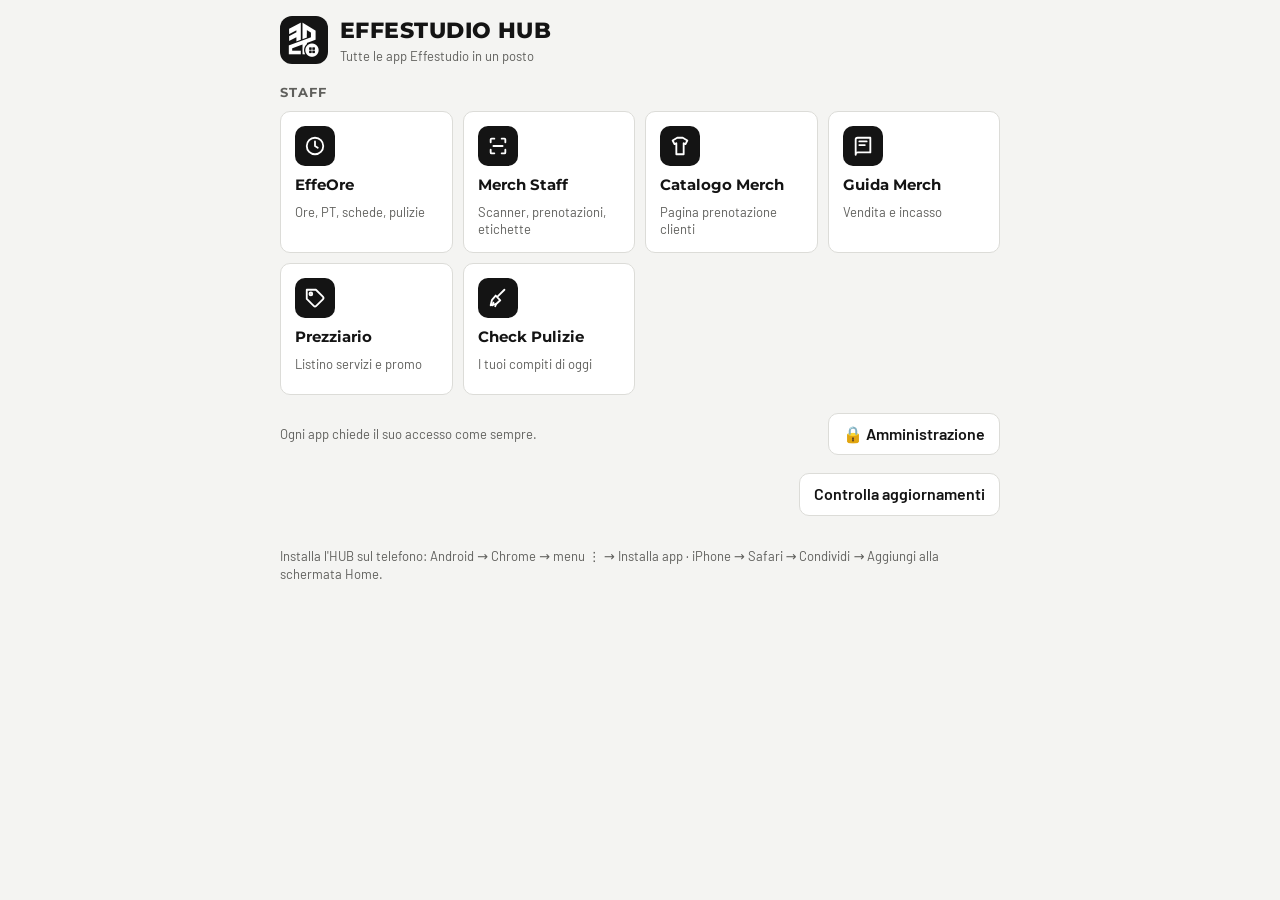
<file: index.html>
<!DOCTYPE html>
<html lang="it">
<head>
<meta charset="utf-8">
<meta name="viewport" content="width=device-width,initial-scale=1,viewport-fit=cover">
<link rel="preconnect" href="https://script.google.com" crossorigin>
<link rel="preconnect" href="https://script.googleusercontent.com" crossorigin>
<link rel="dns-prefetch" href="https://script.googleusercontent.com">
<meta name="theme-color" content="#141414">
<meta name="apple-mobile-web-app-capable" content="yes">
<meta name="mobile-web-app-capable" content="yes">
<meta name="apple-mobile-web-app-title" content="Effestudio HUB">
<meta name="apple-mobile-web-app-status-bar-style" content="black">
<link rel="manifest" href="manifest.webmanifest">
<link rel="icon" type="image/png" href="icons/favicon-32.png">
<link rel="apple-touch-icon" href="icons/apple-touch-icon.png">
<title>Effestudio HUB</title>
<link rel="preconnect" href="https://fonts.googleapis.com">
<link rel="stylesheet" href="https://fonts.googleapis.com/css2?family=Montserrat:wght@600;700;800&family=Barlow:wght@400;500;600&display=swap">
<style>
:root{
  --bg:#f4f4f2; --surface:#ffffff; --surface-2:#ececea; --fg:#141414; --muted:#5f5f5c; --line:#dcdcd8;
  --accent:#141414; --accent-fg:#ffffff; --crit:#b3261e; --crit-soft:#f8dcd9; --ok:#1f7a45; --ok-soft:#dcf0e3;
  --bar:#141414; --bar-fg:#ffffff;
  --display:"Montserrat","Arial",system-ui,sans-serif; --body:"Barlow",system-ui,-apple-system,"Segoe UI",sans-serif; --r:10px;
}
@media (prefers-color-scheme: dark){:root{
  --bg:#0e0e0e; --surface:#191919; --surface-2:#232323; --fg:#f2f2f0; --muted:#a3a3a0; --line:#2e2e2e;
  --accent:#f2f2f0; --accent-fg:#141414; --crit:#f07a70; --crit-soft:#3d1d1a; --ok:#5cc489; --ok-soft:#15301f;
  --bar:#000000; --bar-fg:#f2f2f0; color-scheme:dark}}
*{box-sizing:border-box}
[hidden]{display:none!important}
html,body{margin:0;height:100%}
body{background:var(--bg);color:var(--fg);font:400 16px/1.4 var(--body)}
button,input{font:inherit;color:inherit}
:focus-visible{outline:2px solid var(--accent);outline-offset:2px}

/* home */
#home{min-height:100%;padding:calc(16px + env(safe-area-inset-top)) 16px calc(24px + env(safe-area-inset-bottom))}
.wrap{max-width:720px;margin:0 auto;display:flex;flex-direction:column;gap:18px}
.brand{display:flex;align-items:center;gap:12px}
.brand img{width:48px;height:48px;border-radius:12px}
h1,h2{font-family:var(--display);margin:0}
h1{font-size:22px;font-weight:800;text-transform:uppercase;letter-spacing:.02em}
.brand small{display:block;color:var(--muted);font-size:13px}
h2{font-size:13px;font-weight:700;text-transform:uppercase;letter-spacing:.08em;color:var(--muted);margin-bottom:10px}
.grid{display:grid;grid-template-columns:repeat(auto-fill,minmax(150px,1fr));gap:10px}
.tile{display:flex;flex-direction:column;align-items:flex-start;gap:10px;text-align:left;background:var(--surface);border:1px solid var(--line);border-radius:var(--r);padding:14px;cursor:pointer;min-height:132px;position:relative}
.tile:hover{border-color:var(--fg)}
.tile:active{transform:scale(.98)}
.tile .ic{width:40px;height:40px;border-radius:10px;background:var(--accent);color:var(--accent-fg);display:flex;align-items:center;justify-content:center}
.tile .ic svg{width:22px;height:22px}
.tile b{font-family:var(--display);font-size:15px;font-weight:700;line-height:1.2}
.tile span{color:var(--muted);font-size:13px;line-height:1.3}
.tile .ext{position:absolute;top:12px;right:12px;font-size:12px;color:var(--muted);font-weight:600}
.admin-bar{display:flex;justify-content:space-between;align-items:center;gap:10px;flex-wrap:wrap}
.lnk{background:none;border:1px solid var(--line);border-radius:var(--r);padding:9px 14px;font-weight:600;cursor:pointer;background:var(--surface)}
.muted{color:var(--muted);font-size:13px}
/* aggiornamenti */
.upd{display:flex;align-items:center;justify-content:space-between;gap:12px;background:var(--surface);border:1px solid var(--fg);border-radius:var(--r);padding:12px 14px}
.upd b{font-family:var(--display);font-size:15px;display:block}
.upd span{color:var(--muted);font-size:13px}
.upd .primary{flex:none;padding:10px 16px}
.tile .dot{position:absolute;top:12px;right:12px;font-size:11px;font-weight:700;padding:2px 8px;border-radius:99px;background:var(--accent);color:var(--accent-fg);text-transform:uppercase;letter-spacing:.04em}
.foot{display:flex;justify-content:space-between;align-items:center;gap:10px;flex-wrap:wrap}
.pill{display:inline-flex;align-items:center;gap:6px;font-size:12px;font-weight:700;padding:3px 10px;border-radius:99px;background:var(--ok-soft);color:var(--ok);text-transform:uppercase;letter-spacing:.04em}

/* app aperta */
#shell{position:fixed;inset:0;display:flex;flex-direction:column;background:var(--bg)}
.topbar{display:flex;align-items:center;gap:6px;background:var(--bar);color:var(--bar-fg);padding:calc(6px + env(safe-area-inset-top)) 8px 6px;min-height:48px}
.topbar button{background:transparent;border:0;color:inherit;padding:8px 10px;border-radius:8px;cursor:pointer;font-weight:600;display:flex;align-items:center;gap:6px}
.topbar button:hover{background:rgba(255,255,255,.1)}
.topbar .t{flex:1;font-family:var(--display);font-weight:700;font-size:15px;white-space:nowrap;overflow:hidden;text-overflow:ellipsis}
.topbar svg{width:20px;height:20px}
#frames{flex:1;position:relative}
#frames iframe{position:absolute;inset:0;width:100%;height:100%;border:0;background:var(--bg)}
.loading{position:absolute;inset:0;display:flex;align-items:center;justify-content:center;color:var(--muted);pointer-events:none}

dialog{border:0;border-radius:14px;padding:0;width:min(380px,92vw);background:var(--surface);color:var(--fg)}
dialog::backdrop{background:rgba(0,0,0,.55)}
.dlg{padding:18px;display:flex;flex-direction:column;gap:12px}
.dlg h3{font-family:var(--display);margin:0;font-size:18px}
.dlg input{background:var(--surface);border:1px solid var(--line);border-radius:8px;padding:12px;font-size:18px;width:100%}
.dlg .row{display:flex;gap:8px}.dlg .row button{flex:1}
.primary{background:var(--accent);color:var(--accent-fg);border:1px solid var(--accent);border-radius:8px;padding:11px;font-weight:700;cursor:pointer}
.sec{background:var(--surface);border:1px solid var(--line);border-radius:8px;padding:11px;font-weight:600;cursor:pointer}
.err{background:var(--crit-soft);color:var(--crit);border-radius:8px;padding:10px;font-weight:600;font-size:14px}

/* fluidità touch (Android/iOS) */
html{-webkit-text-size-adjust:100%;text-size-adjust:100%}
*{-webkit-tap-highlight-color:transparent}
button,a,select,label,summary,[role=button]{touch-action:manipulation}
button:not(:disabled):active{opacity:.75}
@media (pointer:coarse){input,select,textarea{font-size:16px!important}}
img{max-width:100%}
</style>
</head>
<body>

<div id="home">
  <div class="wrap">
    <div class="brand"><img src="icons/icon-192.png" alt=""><div><h1>Effestudio HUB</h1><small>Tutte le app Effestudio in un posto</small></div></div>
    <div class="upd" id="upd" hidden><div><b id="upd-t">Aggiornamenti disponibili</b><span id="upd-s"></span></div><button class="primary" id="b-upd">Aggiorna</button></div>
    <section><h2>Staff</h2><div class="grid" id="g-staff"></div></section>
    <section id="s-admin" hidden><h2>Amministrazione</h2><div class="grid" id="g-admin"></div></section>
    <div class="admin-bar">
      <span class="muted" id="adm-state">Ogni app chiede il suo accesso come sempre.</span>
      <button class="lnk" id="b-admin">🔒 Amministrazione</button>
    </div>
    <div class="foot"><span class="muted" id="upd-state"></span><button class="lnk" id="b-check">Controlla aggiornamenti</button></div>
    <p class="muted" id="install-hint">Installa l'HUB sul telefono: Android → Chrome → menu ⋮ → Installa app · iPhone → Safari → Condividi → Aggiungi alla schermata Home.</p>
  </div>
</div>

<div id="shell" hidden>
  <div class="topbar">
    <button id="b-back" aria-label="Torna all'HUB"><svg viewBox="0 0 24 24" fill="none" stroke="currentColor" stroke-width="2.2" stroke-linecap="round" stroke-linejoin="round"><path d="M15 18l-6-6 6-6"/></svg>HUB</button>
    <div class="t" id="t-name"></div>
    <button id="b-reload" aria-label="Ricarica"><svg viewBox="0 0 24 24" fill="none" stroke="currentColor" stroke-width="2" stroke-linecap="round" stroke-linejoin="round"><path d="M21 12a9 9 0 1 1-3-6.7L21 8M21 3v5h-5"/></svg></button>
    <button id="b-ext" aria-label="Apri nel browser"><svg viewBox="0 0 24 24" fill="none" stroke="currentColor" stroke-width="2" stroke-linecap="round" stroke-linejoin="round"><path d="M14 4h6v6M20 4l-9 9M18 14v5a1 1 0 0 1-1 1H5a1 1 0 0 1-1-1V7a1 1 0 0 1 1-1h5"/></svg></button>
  </div>
  <div id="frames"></div>
</div>

<dialog id="dlg"><div class="dlg" id="dlgBody"></div></dialog>

<script src="apps.js"></script>
<script>
const $=id=>document.getElementById(id);
const esc=s=>String(s??"").replace(/[&<>"']/g,c=>({"&":"&amp;","<":"&lt;",">":"&gt;",'"':"&quot;","'":"&#39;"}[c]));
function store(k,v){try{v==null?localStorage.removeItem(k):localStorage.setItem(k,v)}catch(e){}}
function load(k){try{return localStorage.getItem(k)}catch(e){return null}}

const ICONS={
  clock:'<circle cx="12" cy="12" r="9"/><path d="M12 7v5l3 2"/>',
  scan:'<path d="M4 8V5a1 1 0 0 1 1-1h3M16 4h3a1 1 0 0 1 1 1v3M20 16v3a1 1 0 0 1-1 1h-3M8 20H5a1 1 0 0 1-1-1v-3M7 12h10"/>',
  chart:'<path d="M4 20V10M10 20V4M16 20v-7M22 20H2"/>',
  shirt:'<path d="M9 3h6l5 3-2 4-2-1v12H8V9L6 10 4 6z"/>',
  book:'<path d="M4 19.5V5a2 2 0 0 1 2-2h14v16H6.5A2.5 2.5 0 0 0 4 21.5ZM8 7h8M8 11h6"/>',
  euro:'<path d="M17 6.5A7 7 0 1 0 17 17.5M4 10h9M4 14h9"/>',
  ledger:'<rect x="4" y="3" width="16" height="18" rx="2"/><path d="M8 7h8M8 11h8M8 15h5"/>',
  tag:'<path d="M20.6 13.4 13.4 20.6a2 2 0 0 1-2.8 0L3 13V3h10l7.6 7.6a2 2 0 0 1 0 2.8Z"/><circle cx="7.5" cy="7.5" r="1.5"/>',
  calendar:'<rect x="3" y="5" width="18" height="16" rx="2"/><path d="M3 10h18M8 3v4M16 3v4"/>',
  trend:'<path d="M3 17l6-6 4 4 8-8M15 7h6v6"/>',
  broom:'<path d="M19 3l-7 7M9.5 9.5l5 5M4 20l1.5-6 4-4.5 5 5L10 18.5z"/><path d="M7 17l-1 3M10 18.5l-1 2.5"/>'
};
const svg=k=>`<svg viewBox="0 0 24 24" fill="none" stroke="currentColor" stroke-width="2" stroke-linecap="round" stroke-linejoin="round">${ICONS[k]||ICONS.book}</svg>`;
const APPS=window.HUB_APPS||[];
const isAdmin=()=>load("hub-admin")==="1";
let UPD_IDS=new Set();

/* ---------- home ---------- */
function tile(a){return `<button class="tile" data-id="${esc(a.id)}">${a.mode==="browser"?'<i class="ext">↗ browser</i>':""}${UPD_IDS.has(a.id)?'<i class="dot">Nuova versione</i>':""}<div class="ic">${svg(a.icon)}</div><b>${esc(a.name)}</b><span>${esc(a.sub)}</span></button>`}
function renderHome(){
  $("g-staff").innerHTML=APPS.filter(a=>a.area==="staff").map(tile).join("");
  const adm=isAdmin();
  $("s-admin").hidden=!adm;
  $("g-admin").innerHTML=adm?APPS.filter(a=>a.area==="admin").map(tile).join(""):"";
  $("b-admin").textContent=adm?"Esci da amministrazione":"🔒 Amministrazione";
  $("adm-state").innerHTML=adm?'<span class="pill">✓ Amministrazione attiva</span>':"Ogni app chiede il suo accesso come sempre.";
  document.querySelectorAll(".tile").forEach(b=>b.onclick=()=>openApp(b.dataset.id,true));
  $("install-hint").hidden=matchMedia("(display-mode: standalone)").matches||navigator.standalone===true;
}

/* ---------- sblocco amministrazione (PIN verificato sul server EffeOre) ---------- */
$("b-admin").onclick=()=>{
  if(isAdmin()){store("hub-admin",null);renderHome();return}
  $("dlgBody").innerHTML=`<h3>Amministrazione</h3><p class="muted" style="margin:0">Inserisci il PIN amministrazione (lo stesso di EffeOre).</p>
    <input id="a-pin" type="password" inputmode="numeric" autocomplete="off"><div id="a-err" class="err" hidden></div>
    <div class="row"><button class="sec" id="a-no">Annulla</button><button class="primary" id="a-ok">Sblocca</button></div>`;
  $("dlg").showModal();setTimeout(()=>$("a-pin").focus(),50);
  $("a-no").onclick=()=>$("dlg").close();
  $("a-pin").onkeydown=e=>{if(e.key==="Enter")$("a-ok").click()};
  $("a-ok").onclick=async()=>{
    const b=$("a-ok");b.disabled=true;b.textContent="Verifico…";$("a-err").hidden=true;
    try{
      const r=await fetch(window.HUB_ADMIN_API,{method:"POST",headers:{"Content-Type":"text/plain;charset=utf-8"},
        body:JSON.stringify({fn:"api_adminCheck",args:[$("a-pin").value.trim()]}),redirect:"follow",cache:"no-store"});
      const j=await r.json();
      if(j.ok&&j.data===true){store("hub-admin","1");$("dlg").close();renderHome()}
      else throw new Error("PIN amministrazione non valido.");
    }catch(e){$("a-err").textContent=/PIN/.test(e.message)?e.message:"Connessione non riuscita. Riprova.";$("a-err").hidden=false;b.disabled=false;b.textContent="Sblocca"}
  };
};

/* ---------- apertura app dentro l'HUB ---------- */
const frames={};let cur=null;
function openApp(id,push){
  const a=APPS.find(x=>x.id===id);if(!a)return;
  if(a.area==="admin"&&!isAdmin())return;
  if(a.mode==="browser"){window.open(a.url,"_blank","noopener");return}
  cur=a;$("t-name").textContent=a.name;
  Object.values(frames).forEach(f=>f.hidden=true);
  if(!frames[id]){
    const f=document.createElement("iframe");
    f.src=a.url;f.title=a.name;f.allow="camera; clipboard-write; fullscreen";
    $("frames").appendChild(f);frames[id]=f;
  }else frames[id].hidden=false;
  $("home").hidden=true;$("shell").hidden=false;
  if(push)history.pushState({app:id},"","?app="+encodeURIComponent(id));
}
function goHome(push){
  $("shell").hidden=true;$("home").hidden=false;cur=null;
  if(push)history.pushState({},"",location.pathname);
}
$("b-back").onclick=()=>{if(history.state&&history.state.app)history.back();else goHome(true)};
$("b-reload").onclick=()=>{if(cur&&frames[cur.id])frames[cur.id].src=cur.url};
$("b-ext").onclick=()=>{if(cur)window.open(cur.url,"_blank","noopener")};
window.onpopstate=e=>{const id=e.state&&e.state.app;if(id)openApp(id,false);else goHome(false)};

/* ---------- aggiornamenti: HUB e app con versione in cache (EffeOre, Merch) ---------- */
// Ogni app ha la sua versione nel proprio sw.js (const CACHE = '...'). Se quella online è diversa
// da quella salvata sul telefono, l'app ha un aggiornamento: il tasto aggiorna solo quelle.
const SOURCES=[
  {key:"hub",name:"HUB",url:new URL("./",location.href).href,prefix:"hub-"},
  {key:"effeore",name:"EffeOre",url:"https://andreadamo.github.io/effeore/",prefix:"effeore-"},
  {key:"merch",name:"Merch",url:"https://andreadamo.github.io/effestudio-merch/",prefix:"merch-"}
].filter(x=>new URL(x.url).origin===location.origin);
const appsOf=src=>APPS.filter(a=>new URL(a.url,location.href).href.startsWith(src.url)).map(a=>a.id);
let pending=[],hubReady=false,lastCheck=0,busy=false;
const hadSW="serviceWorker" in navigator&&!!navigator.serviceWorker.controller;
async function onlineVer(src){
  const t=await fetch(src.url+"sw.js",{cache:"no-store"}).then(r=>r.ok?r.text():"");
  return (t.match(/const CACHE\s*=\s*'([^']+)'/)||[])[1]||"";
}
async function checkUpdates(force){
  if(busy||!("caches" in window)||!("serviceWorker" in navigator))return;
  if(!force&&Date.now()-lastCheck<60000)return;lastCheck=Date.now();
  if(force)$("upd-state").textContent="Controllo…";
  const keys=await caches.keys().catch(()=>[]);
  const res=await Promise.all(SOURCES.map(async src=>{
    try{const v=await onlineVer(src);if(!v)return null;
      const mine=keys.filter(k=>k.startsWith(src.prefix));
      return mine.length&&!mine.includes(v)?Object.assign({ver:v},src):null}catch(e){return null}
  }));
  pending=res.filter(Boolean);renderUpd();
}
function renderUpd(){
  const names=pending.map(p=>p.name);if(hubReady&&!names.includes("HUB"))names.unshift("HUB");
  UPD_IDS=new Set(pending.flatMap(appsOf));
  $("upd").hidden=!names.length;
  $("upd-t").textContent=names.length===1?"Aggiornamento disponibile":"Aggiornamenti disponibili";
  $("upd-s").textContent=names.join(" · ");
  $("upd-state").textContent=names.length?"":"✓ Tutto aggiornato";
  renderHome();
}
async function doUpdate(){
  if(busy)return;busy=true;const b=$("b-upd");b.disabled=true;b.textContent="Aggiorno…";
  let reloadHub=hubReady;
  for(const p of pending){
    try{
      const reg=await navigator.serviceWorker.getRegistration(p.url);
      if(reg){await reg.update();for(let i=0;i<40&&!(await caches.has(p.ver));i++)await new Promise(z=>setTimeout(z,250))}
      // versione vecchia ancora in cache (o nessun service worker): la svuoto, l'app si ricarica dalla rete
      if(!(await caches.has(p.ver))){const ks=await caches.keys();await Promise.all(ks.filter(k=>k.startsWith(p.prefix)).map(k=>caches.delete(k)))}
    }catch(e){}
    if(p.key==="hub")reloadHub=true;
    appsOf(p).forEach(id=>{if(frames[id]){frames[id].remove();delete frames[id]}});
  }
  if(reloadHub){location.reload();return}
  pending=[];busy=false;b.disabled=false;b.textContent="Aggiorna";renderUpd();preload();
}
$("b-upd").onclick=doUpdate;
$("b-check").onclick=()=>checkUpdates(true);

/* ---------- avvio ---------- */
if("serviceWorker" in navigator){
  navigator.serviceWorker.register("sw.js").catch(()=>{});
  navigator.serviceWorker.addEventListener("controllerchange",()=>{if(hadSW){hubReady=true;renderUpd()}});
}
renderHome();

/* ---------- velocità: risveglia i server Google e prepara le app più usate ---------- */
// I server Apps Script "dormono" dopo qualche minuto: un ping leggero all'apertura dell'HUB
// li sveglia mentre l'utente sceglie l'app, così la prima schermata arriva in 1-2 s invece di 5-15 s.
(function warm(){
  let last=0;try{last=+sessionStorage.getItem("hub-warm")||0}catch(e){}
  if(Date.now()-last<4*60*1000)return;
  try{sessionStorage.setItem("hub-warm",String(Date.now()))}catch(e){}
  const ping=(url,fn,args)=>fetch(url,{method:"POST",headers:{"Content-Type":"text/plain;charset=utf-8"},
    body:JSON.stringify({fn,args:args||[]}),redirect:"follow",keepalive:true}).catch(()=>{});
  (window.HUB_WARM||[]).forEach(w=>ping(w.url,w.fn,w.args));
})();
// Carica in sottofondo EffeOre e Merch Staff quando il telefono è libero: aprendole, sono già pronte.
function preload(){
  const slow=navigator.connection&&(navigator.connection.saveData||/2g/.test(navigator.connection.effectiveType||""));
  if(slow)return;
  ["effeore","merch-staff"].forEach(id=>{
    const a=APPS.find(x=>x.id===id);if(!a||frames[id])return;
    const f=document.createElement("iframe");f.src=a.url;f.title=a.name;f.hidden=true;f.loading="eager";
    f.allow="camera; clipboard-write; fullscreen";$("frames").appendChild(f);frames[id]=f;
  });
}
(window.requestIdleCallback||(cb=>setTimeout(cb,1500)))(preload,{timeout:3000});
setTimeout(()=>checkUpdates(true),2000);
document.addEventListener("visibilitychange",()=>{if(document.visibilityState==="visible"&&!$("home").hidden)checkUpdates(false)});

const start=new URLSearchParams(location.search).get("app");
if(start){history.replaceState({},"",location.pathname);history.pushState({app:start},"","?app="+encodeURIComponent(start));openApp(start,false)}
</script>
</body>
</html>
</file>
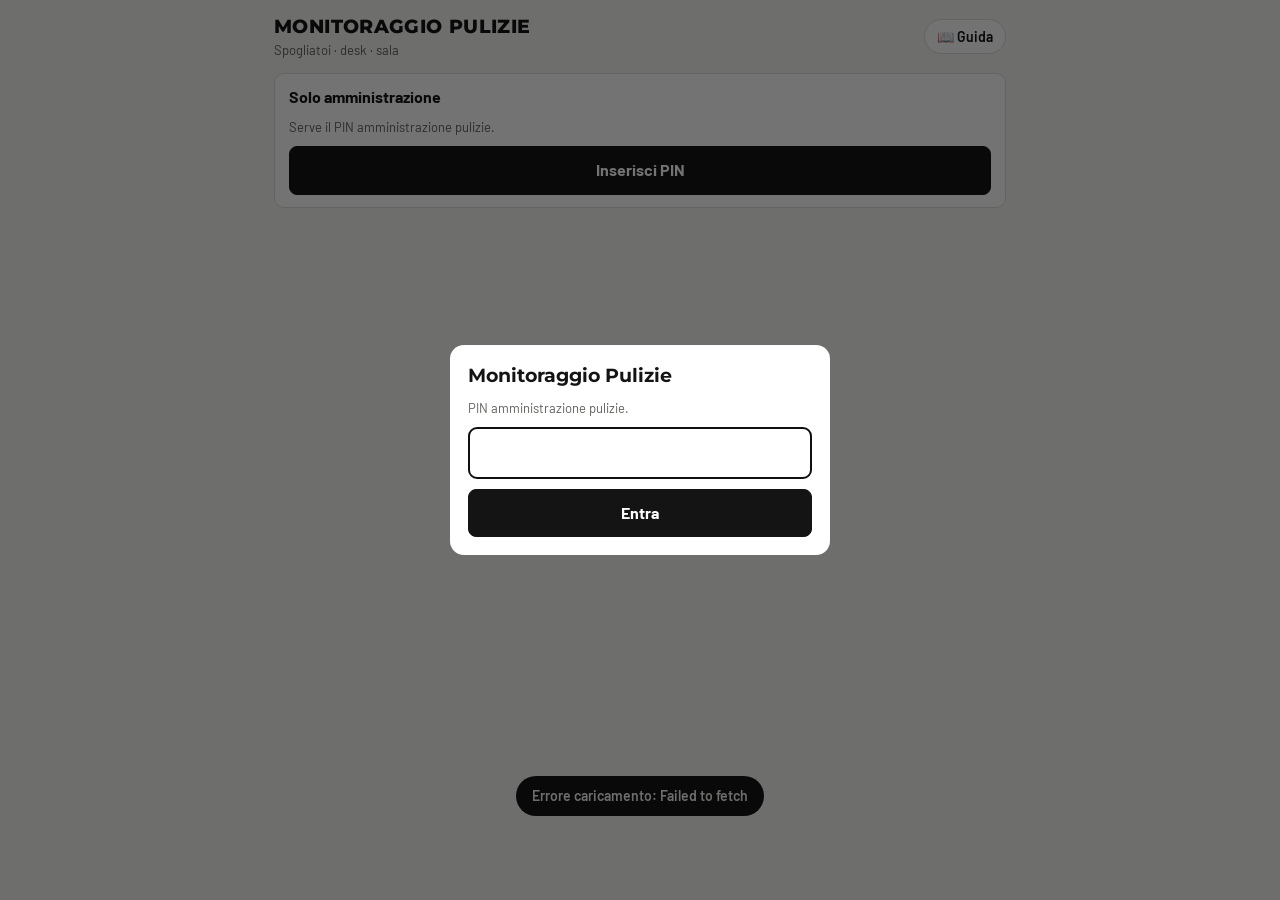
<file: pulizie/index.html>
<!DOCTYPE html>
<html lang="it">
<head>
<meta charset="utf-8">
<meta name="viewport" content="width=device-width,initial-scale=1,viewport-fit=cover">
<meta name="theme-color" content="#141414">
<title>Monitoraggio Pulizie · Effestudio</title>
<link rel="preconnect" href="https://fonts.googleapis.com">
<link rel="preconnect" href="https://fonts.gstatic.com" crossorigin>
<link rel="preconnect" href="https://wyilocaqqmpqalqihjbl.supabase.co" crossorigin>
<link rel="preconnect" href="https://script.google.com" crossorigin>
<link rel="preconnect" href="https://script.googleusercontent.com" crossorigin>
<link rel="stylesheet" href="https://fonts.googleapis.com/css2?family=Montserrat:wght@600;700;800&family=Barlow:wght@400;500;600&display=swap" media="print" onload="this.media='all'">
<link rel="stylesheet" href="app.css">

</head>
<body data-mode="admin">
<div class="wrap">
  <header id="hdr">
    <div><h1>Monitoraggio Pulizie</h1><small>Spogliatoi · desk · sala</small></div>
    <div class="hbtn"><button class="me" id="b-guide">📖 Guida</button><button class="me" id="b-me">Chi sei?</button></div>
  </header>
  <div class="demo" id="demo" hidden>DEMO · dati finti, niente viene salvato</div>
  <main id="view"><div style="display:flex;flex-direction:column;gap:12px"><div class="skel"></div><div class="skel"></div></div></main>
</div>
<nav class="tabs"><div id="tabs"></div></nav>
<dialog id="dlg"><div class="dlg" id="dlgBody"></div></dialog>
<div class="toast" id="toast" hidden></div>

<script src="config.js" defer></script>
<script src="app.js" defer></script>
</body>
</html>
</file>
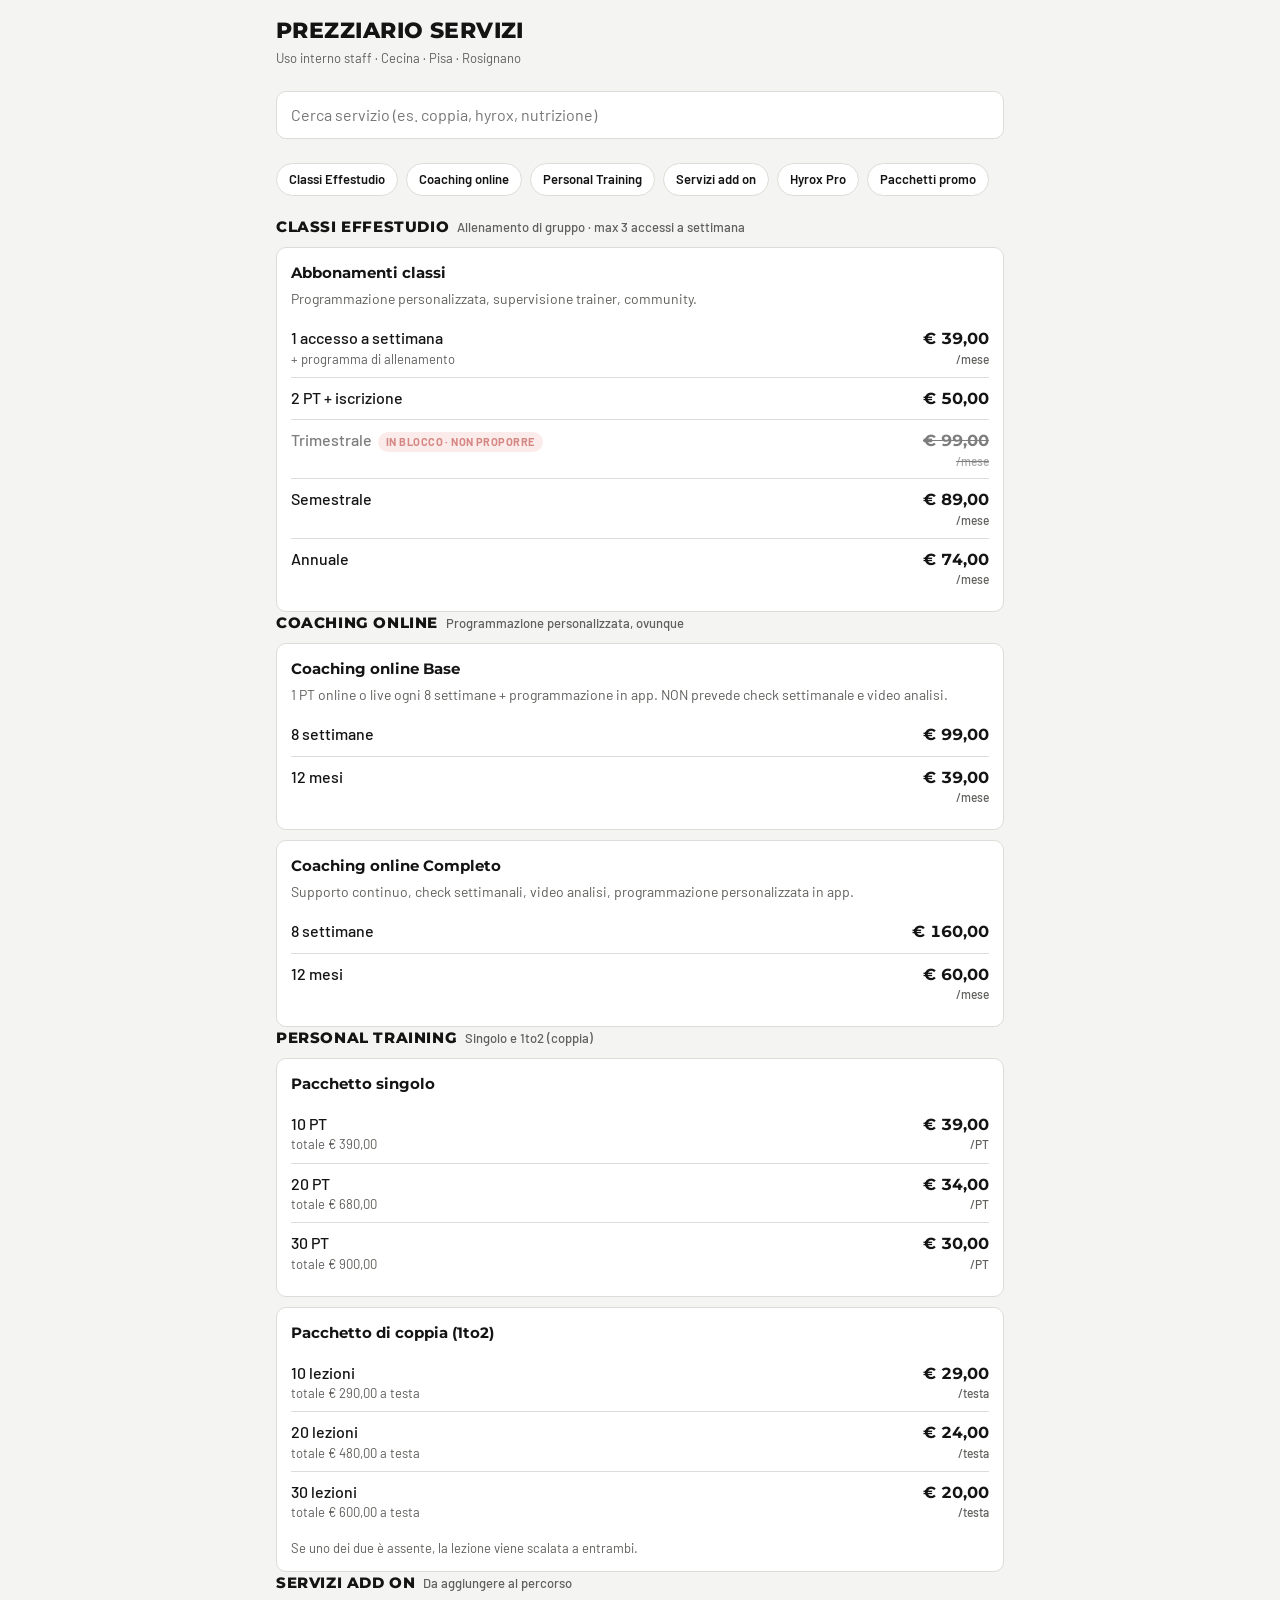
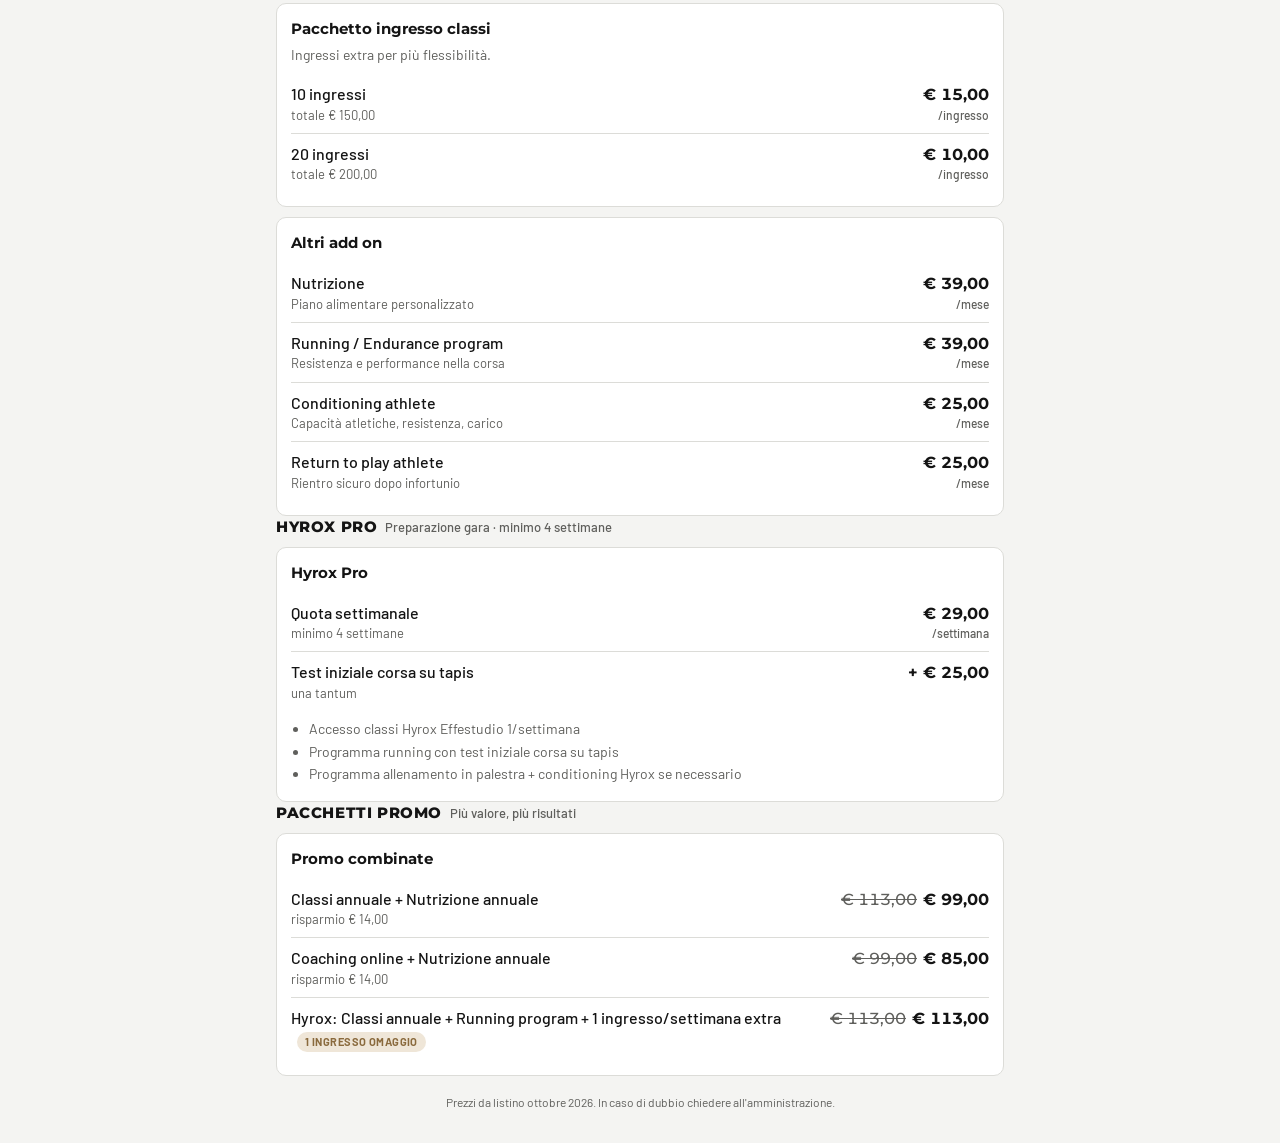
<file: prezzi.html>
<!DOCTYPE html>
<html lang="it">
<head>
<meta charset="utf-8">
<meta name="viewport" content="width=device-width,initial-scale=1,viewport-fit=cover">
<meta name="theme-color" content="#141414">
<link rel="icon" type="image/png" href="icons/favicon-32.png">
<title>Prezziario Effestudio</title>
<link rel="preconnect" href="https://fonts.googleapis.com">
<link rel="stylesheet" href="https://fonts.googleapis.com/css2?family=Montserrat:wght@600;700;800&family=Barlow:wght@400;500;600&display=swap">
<style>
:root{
  --bg:#f4f4f2; --surface:#ffffff; --surface-2:#ececea; --fg:#141414; --muted:#5f5f5c; --line:#dcdcd8;
  --accent:#141414; --accent-fg:#ffffff; --gold:#8a6a3d; --gold-soft:#efe6d8;
  --crit:#b3261e; --crit-soft:#f8dcd9; --ok:#1f7a45; --ok-soft:#dcf0e3;
  --display:"Montserrat","Arial",system-ui,sans-serif; --body:"Barlow",system-ui,-apple-system,"Segoe UI",sans-serif; --r:10px;
}
@media (prefers-color-scheme: dark){:root{
  --bg:#0e0e0e; --surface:#191919; --surface-2:#232323; --fg:#f2f2f0; --muted:#a3a3a0; --line:#2e2e2e;
  --accent:#f2f2f0; --accent-fg:#141414; --gold:#d6b483; --gold-soft:#2e2619;
  --crit:#f07a70; --crit-soft:#3d1d1a; --ok:#5cc489; --ok-soft:#15301f; color-scheme:dark}}
*{box-sizing:border-box}
[hidden]{display:none!important}
html{-webkit-text-size-adjust:100%;text-size-adjust:100%}
*{-webkit-tap-highlight-color:transparent}
body{margin:0;background:var(--bg);color:var(--fg);font:400 16px/1.4 var(--body)}
input{font:inherit;color:inherit}
.wrap{max-width:760px;margin:0 auto;padding:calc(16px + env(safe-area-inset-top)) 16px calc(32px + env(safe-area-inset-bottom));display:flex;flex-direction:column;gap:18px}
h1,h2,h3{font-family:var(--display);margin:0}
h1{font-size:22px;font-weight:800;text-transform:uppercase;letter-spacing:.02em}
.sub{color:var(--muted);font-size:13px;margin-top:2px}
.search{position:sticky;top:0;z-index:2;background:var(--bg);padding:6px 0}
.search input{width:100%;background:var(--surface);border:1px solid var(--line);border-radius:var(--r);padding:12px 14px;font-size:16px}
.chips{display:flex;gap:8px;overflow-x:auto;padding-bottom:2px;scrollbar-width:none}
.chips::-webkit-scrollbar{display:none}
.chips a{flex:none;text-decoration:none;color:var(--fg);background:var(--surface);border:1px solid var(--line);border-radius:99px;padding:6px 12px;font-size:13px;font-weight:600;white-space:nowrap}
section{scroll-margin-top:70px}
section>h2{font-size:15px;font-weight:800;text-transform:uppercase;letter-spacing:.04em;display:flex;align-items:baseline;gap:8px;flex-wrap:wrap}
section>h2 small{font-family:var(--body);font-size:13px;font-weight:500;text-transform:none;letter-spacing:0;color:var(--muted)}
.card{background:var(--surface);border:1px solid var(--line);border-radius:var(--r);padding:14px;margin-top:10px}
.card h3{font-size:15px;font-weight:700}
.card p{margin:6px 0 0;color:var(--muted);font-size:14px}
.rows{margin-top:10px;display:flex;flex-direction:column}
.row{display:flex;justify-content:space-between;align-items:baseline;gap:12px;padding:9px 0;border-top:1px solid var(--line)}
.row:first-child{border-top:0}
.row .l{font-weight:500}
.row .l small{display:block;color:var(--muted);font-size:13px;font-weight:400}
.row .p{font-family:var(--display);font-weight:700;white-space:nowrap;text-align:right;font-variant-numeric:tabular-nums}
.row .p small{display:block;font-family:var(--body);font-weight:500;color:var(--muted);font-size:12px}
.row.block .l,.row.block .p{opacity:.55}
.row.block .p{text-decoration:line-through}
.tag{display:inline-block;font-size:11px;font-weight:700;text-transform:uppercase;letter-spacing:.04em;padding:2px 8px;border-radius:99px;margin-left:6px;vertical-align:middle}
.tag.no{background:var(--crit-soft);color:var(--crit)}
.tag.ok{background:var(--ok-soft);color:var(--ok)}
.tag.gold{background:var(--gold-soft);color:var(--gold)}
ul{margin:8px 0 0;padding-left:18px;color:var(--muted);font-size:14px}
li{margin:3px 0}
.note{margin-top:8px;font-size:13px;color:var(--muted)}
.was{text-decoration:line-through;color:var(--muted);font-weight:500;margin-right:6px}
.empty{color:var(--muted);text-align:center;padding:24px 0}
footer{color:var(--muted);font-size:12px;text-align:center}
</style>
</head>
<body>
<div class="wrap">
  <header>
    <h1>Prezziario servizi</h1>
    <div class="sub">Uso interno staff · Cecina · Pisa · Rosignano</div>
  </header>

  <div class="search"><input id="q" type="search" placeholder="Cerca servizio (es. coppia, hyrox, nutrizione)" autocomplete="off"></div>
  <nav class="chips" id="chips"></nav>
  <main id="list"></main>
  <p class="empty" id="empty" hidden>Nessun servizio trovato.</p>
  <footer>Prezzi da listino ottobre 2026. In caso di dubbio chiedere all'amministrazione.</footer>
</div>

<script>
// Listino: modificare qui i prezzi. block:true = voce sospesa, non proporre.
const LISTINO = [
  { id:"classi", title:"Classi Effestudio", note:"Allenamento di gruppo · max 3 accessi a settimana",
    cards:[
      { name:"Abbonamenti classi", desc:"Programmazione personalizzata, supervisione trainer, community.",
        rows:[
          { l:"1 accesso a settimana", s:"+ programma di allenamento", p:"€ 39,00", u:"/mese" },
          { l:"2 PT + iscrizione", p:"€ 50,00" },
          { l:"Trimestrale", p:"€ 99,00", u:"/mese", block:true },
          { l:"Semestrale", p:"€ 89,00", u:"/mese" },
          { l:"Annuale", p:"€ 74,00", u:"/mese" }
        ] }
    ] },
  { id:"coaching", title:"Coaching online", note:"Programmazione personalizzata, ovunque",
    cards:[
      { name:"Coaching online Base", desc:"1 PT online o live ogni 8 settimane + programmazione in app. NON prevede check settimanale e video analisi.",
        rows:[ { l:"8 settimane", p:"€ 99,00" }, { l:"12 mesi", p:"€ 39,00", u:"/mese" } ] },
      { name:"Coaching online Completo", desc:"Supporto continuo, check settimanali, video analisi, programmazione personalizzata in app.",
        rows:[ { l:"8 settimane", p:"€ 160,00" }, { l:"12 mesi", p:"€ 60,00", u:"/mese" } ] }
    ] },
  { id:"pt", title:"Personal Training", note:"Singolo e 1to2 (coppia)",
    cards:[
      { name:"Pacchetto singolo",
        rows:[
          { l:"10 PT", s:"totale € 390,00", p:"€ 39,00", u:"/PT" },
          { l:"20 PT", s:"totale € 680,00", p:"€ 34,00", u:"/PT" },
          { l:"30 PT", s:"totale € 900,00", p:"€ 30,00", u:"/PT" }
        ] },
      { name:"Pacchetto di coppia (1to2)",
        rows:[
          { l:"10 lezioni", s:"totale € 290,00 a testa", p:"€ 29,00", u:"/testa" },
          { l:"20 lezioni", s:"totale € 480,00 a testa", p:"€ 24,00", u:"/testa" },
          { l:"30 lezioni", s:"totale € 600,00 a testa", p:"€ 20,00", u:"/testa" }
        ],
        foot:"Se uno dei due è assente, la lezione viene scalata a entrambi." }
    ] },
  { id:"addon", title:"Servizi add on", note:"Da aggiungere al percorso",
    cards:[
      { name:"Pacchetto ingresso classi", desc:"Ingressi extra per più flessibilità.",
        rows:[
          { l:"10 ingressi", s:"totale € 150,00", p:"€ 15,00", u:"/ingresso" },
          { l:"20 ingressi", s:"totale € 200,00", p:"€ 10,00", u:"/ingresso" }
        ] },
      { name:"Altri add on",
        rows:[
          { l:"Nutrizione", s:"Piano alimentare personalizzato", p:"€ 39,00", u:"/mese" },
          { l:"Running / Endurance program", s:"Resistenza e performance nella corsa", p:"€ 39,00", u:"/mese" },
          { l:"Conditioning athlete", s:"Capacità atletiche, resistenza, carico", p:"€ 25,00", u:"/mese" },
          { l:"Return to play athlete", s:"Rientro sicuro dopo infortunio", p:"€ 25,00", u:"/mese" }
        ] }
    ] },
  { id:"hyrox", title:"Hyrox Pro", note:"Preparazione gara · minimo 4 settimane",
    cards:[
      { name:"Hyrox Pro",
        rows:[
          { l:"Quota settimanale", s:"minimo 4 settimane", p:"€ 29,00", u:"/settimana" },
          { l:"Test iniziale corsa su tapis", s:"una tantum", p:"+ € 25,00" }
        ],
        list:["Accesso classi Hyrox Effestudio 1/settimana","Programma running con test iniziale corsa su tapis","Programma allenamento in palestra + conditioning Hyrox se necessario"] }
    ] },
  { id:"promo", title:"Pacchetti promo", note:"Più valore, più risultati",
    cards:[
      { name:"Promo combinate",
        rows:[
          { l:"Classi annuale + Nutrizione annuale", s:"risparmio € 14,00", p:"€ 99,00", was:"€ 113,00" },
          { l:"Coaching online + Nutrizione annuale", s:"risparmio € 14,00", p:"€ 85,00", was:"€ 99,00" },
          { l:"Hyrox: Classi annuale + Running program + 1 ingresso/settimana extra", p:"€ 113,00", was:"€ 113,00", tag:"1 ingresso omaggio" }
        ] }
    ] }
];

const esc=s=>String(s??"").replace(/[&<>"']/g,c=>({"&":"&amp;","<":"&lt;",">":"&gt;",'"':"&quot;","'":"&#39;"}[c]));
const norm=s=>String(s||"").toLowerCase().normalize("NFD").replace(/[̀-ͯ]/g,"");

function rowHtml(r){
  return `<div class="row${r.block?" block":""}">
    <div class="l">${esc(r.l)}${r.block?'<span class="tag no">In blocco · non proporre</span>':""}${r.tag?`<span class="tag gold">${esc(r.tag)}</span>`:""}${r.s?`<small>${esc(r.s)}</small>`:""}</div>
    <div class="p">${r.was?`<span class="was">${esc(r.was)}</span>`:""}${esc(r.p)}${r.u?`<small>${esc(r.u)}</small>`:""}</div></div>`;
}
function cardHtml(c){
  return `<div class="card"><h3>${esc(c.name)}</h3>${c.desc?`<p>${esc(c.desc)}</p>`:""}
    <div class="rows">${c.rows.map(rowHtml).join("")}</div>
    ${c.list?`<ul>${c.list.map(x=>`<li>${esc(x)}</li>`).join("")}</ul>`:""}
    ${c.foot?`<div class="note">${esc(c.foot)}</div>`:""}</div>`;
}
function render(q){
  const n=norm(q).trim();
  let any=false;
  const html=LISTINO.map(sec=>{
    const cards=sec.cards.map(c=>{
      if(!n)return c;
      const head=norm([sec.title,sec.note,c.name,c.desc,(c.list||[]).join(" ")].join(" ")).includes(n);
      if(head)return c;
      const rows=c.rows.filter(r=>norm([r.l,r.s,r.tag].join(" ")).includes(n));
      return rows.length?{...c,rows}:null;
    }).filter(Boolean);
    if(!cards.length)return "";
    any=true;
    return `<section id="${sec.id}"><h2>${esc(sec.title)}<small>${esc(sec.note)}</small></h2>${cards.map(cardHtml).join("")}</section>`;
  }).join("");
  document.getElementById("list").innerHTML=html;
  document.getElementById("empty").hidden=any;
  document.getElementById("chips").hidden=!!n;
}
document.getElementById("chips").innerHTML=LISTINO.map(s=>`<a href="#${s.id}">${esc(s.title)}</a>`).join("");
document.getElementById("q").addEventListener("input",e=>render(e.target.value));
render("");
</script>
</body>
</html>
</file>
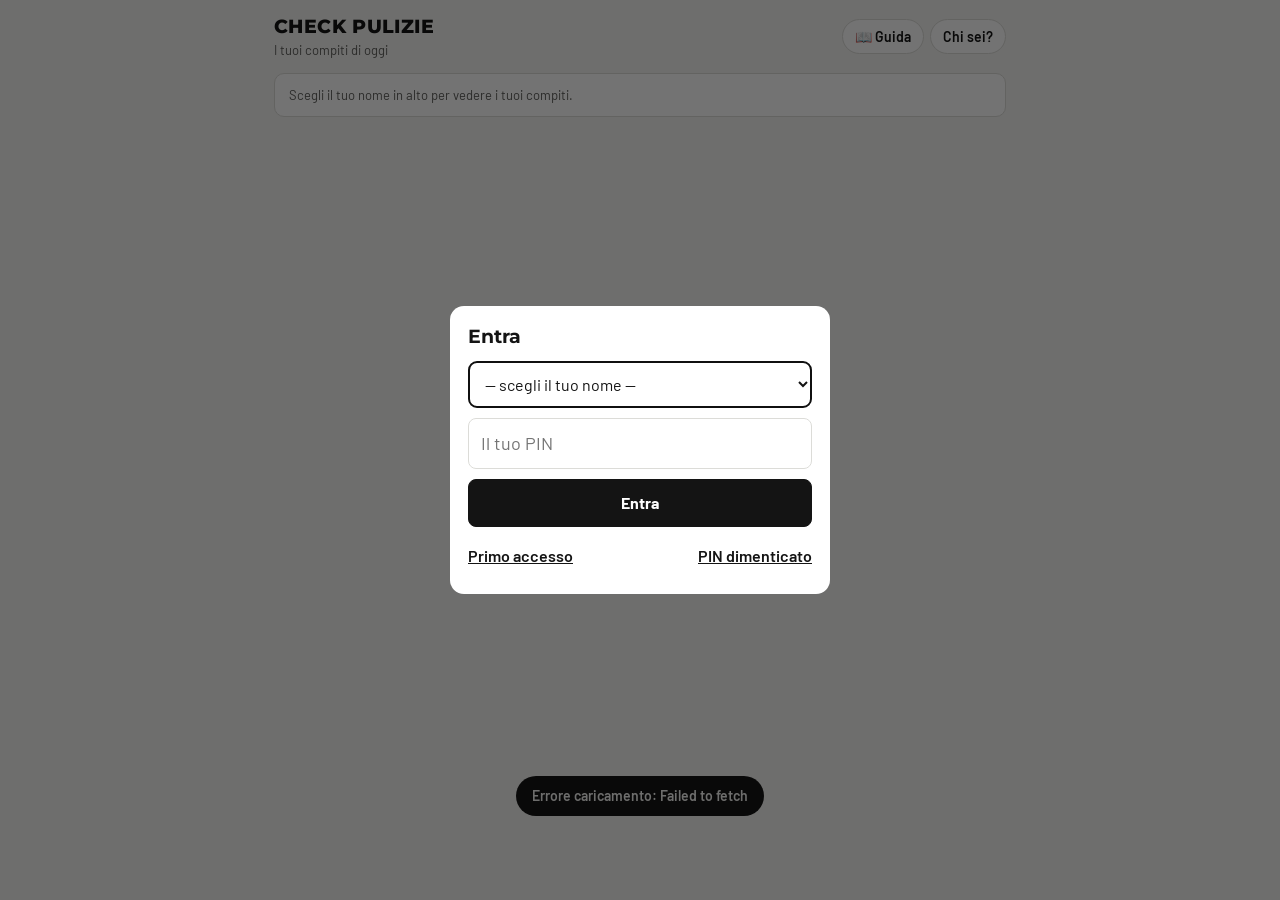
<file: pulizie/staff.html>
<!DOCTYPE html>
<html lang="it">
<head>
<meta charset="utf-8">
<meta name="viewport" content="width=device-width,initial-scale=1,viewport-fit=cover">
<meta name="theme-color" content="#141414">
<title>Check Pulizie · Effestudio</title>
<link rel="preconnect" href="https://fonts.googleapis.com">
<link rel="preconnect" href="https://fonts.gstatic.com" crossorigin>
<link rel="preconnect" href="https://wyilocaqqmpqalqihjbl.supabase.co" crossorigin>
<link rel="preconnect" href="https://script.google.com" crossorigin>
<link rel="preconnect" href="https://script.googleusercontent.com" crossorigin>
<link rel="stylesheet" href="https://fonts.googleapis.com/css2?family=Montserrat:wght@600;700;800&family=Barlow:wght@400;500;600&display=swap" media="print" onload="this.media='all'">
<link rel="stylesheet" href="app.css">

</head>
<body data-mode="staff">
<div class="wrap">
  <header id="hdr">
    <div><h1>Check Pulizie</h1><small>I tuoi compiti di oggi</small></div>
    <div class="hbtn"><button class="me" id="b-guide">📖 Guida</button><button class="me" id="b-me">Chi sei?</button></div>
  </header>
  <div class="demo" id="demo" hidden>DEMO · dati finti, niente viene salvato</div>
  <main id="view"><div style="display:flex;flex-direction:column;gap:12px"><div class="skel"></div><div class="skel"></div></div></main>
</div>
<nav class="tabs"><div id="tabs"></div></nav>
<dialog id="dlg"><div class="dlg" id="dlgBody"></div></dialog>
<div class="toast" id="toast" hidden></div>

<script src="config.js" defer></script>
<script src="app.js" defer></script>
</body>
</html>
</file>
<file: pulizie/app.css>
:root{
  --bg:#f4f4f2;--surface:#fff;--surface-2:#ececea;--fg:#141414;--muted:#5f5f5c;--line:#dcdcd8;
  --accent:#141414;--accent-fg:#fff;--crit:#b3261e;--crit-soft:#f8dcd9;--ok:#1f7a45;--ok-soft:#dcf0e3;--warn:#8a5a00;--warn-soft:#fbecc8;--info:#1d4f91;--info-soft:#dde8f7;
  --display:"Montserrat",Arial,system-ui,sans-serif;--body:"Barlow",system-ui,-apple-system,"Segoe UI",sans-serif;--r:10px}
@media (prefers-color-scheme:dark){:root{
  --bg:#0e0e0e;--surface:#191919;--surface-2:#232323;--fg:#f2f2f0;--muted:#a3a3a0;--line:#2e2e2e;
  --accent:#f2f2f0;--accent-fg:#141414;--crit:#f07a70;--crit-soft:#3d1d1a;--ok:#5cc489;--ok-soft:#15301f;--warn:#e9b44c;--warn-soft:#352a12;--info:#8db6ef;--info-soft:#16243a;color-scheme:dark}}
*{box-sizing:border-box}[hidden]{display:none!important}
html,body{margin:0}body{background:var(--bg);color:var(--fg);font:400 16px/1.4 var(--body);-webkit-text-size-adjust:100%}
*{-webkit-tap-highlight-color:transparent}button,select,input{font:inherit;color:inherit;touch-action:manipulation}
h1,h2,h3{font-family:var(--display);margin:0}
.wrap{max-width:760px;margin:0 auto;padding:calc(14px + env(safe-area-inset-top)) 14px calc(90px + env(safe-area-inset-bottom));display:flex;flex-direction:column;gap:14px}
header{display:flex;justify-content:space-between;align-items:center;gap:10px}
header>div[hidden]+.hbtn{margin-left:auto}
header h1{font-size:19px;font-weight:800;text-transform:uppercase;letter-spacing:.02em}
header small{display:block;color:var(--muted);font-size:13px}
.me{background:var(--surface);border:1px solid var(--line);border-radius:99px;padding:7px 12px;font-weight:600;font-size:14px;cursor:pointer;white-space:nowrap}
.demo{background:var(--warn-soft);color:var(--warn);border-radius:8px;padding:8px 12px;font-size:13px;font-weight:600}
.tabs{position:fixed;left:0;right:0;bottom:0;background:var(--surface);border-top:1px solid var(--line);display:flex;justify-content:center;padding:6px 6px calc(6px + env(safe-area-inset-bottom));z-index:5}
.tabs div{display:flex;max-width:760px;width:100%}
.tabs button{flex:1;background:none;border:0;padding:6px 2px;border-radius:8px;font-size:12px;font-weight:600;color:var(--muted);display:flex;flex-direction:column;align-items:center;gap:3px;cursor:pointer}
.tabs button svg{width:22px;height:22px}
.tabs button[aria-current=true]{color:var(--fg)}
.tabs button[aria-current=true] svg{stroke-width:2.4}
.day{display:flex;justify-content:space-between;align-items:center;gap:10px;flex-wrap:wrap}
.day h2{font-size:18px;font-weight:800;text-transform:capitalize}
.nav{display:flex;gap:6px}
.nav button,.btn{background:var(--surface);border:1px solid var(--line);border-radius:8px;padding:8px 12px;font-weight:600;cursor:pointer}
.primary{background:var(--accent);color:var(--accent-fg);border:1px solid var(--accent);border-radius:8px;padding:12px;font-weight:700;cursor:pointer;width:100%}
.badge{display:inline-flex;align-items:center;gap:5px;font-size:12px;font-weight:700;padding:3px 9px;border-radius:99px;text-transform:uppercase;letter-spacing:.04em;white-space:nowrap}
.b-std{background:var(--surface-2);color:var(--muted)}.b-imp{background:var(--info-soft);color:var(--info)}
.b-ok{background:var(--ok-soft);color:var(--ok)}.b-ko{background:var(--crit-soft);color:var(--crit)}.b-wait{background:var(--warn-soft);color:var(--warn)}.b-off{background:var(--surface-2);color:var(--muted)}
.card{background:var(--surface);border:1px solid var(--line);border-radius:var(--r);overflow:hidden}
.card.mine{border-color:var(--fg);border-width:2px}
.card-h{display:flex;align-items:center;gap:12px;padding:12px 14px;cursor:pointer}
.card-h .ic{width:38px;height:38px;border-radius:10px;background:var(--accent);color:var(--accent-fg);display:flex;align-items:center;justify-content:center;flex:none}
.card-h .ic svg{width:20px;height:20px}
.card-h .tx{flex:1;min-width:0}
.card-h b{font-family:var(--display);font-size:15px;display:block}
.card-h span{color:var(--muted);font-size:13px}
.card-h .who{color:var(--fg);font-weight:600;font-size:14px}
.card-b{border-top:1px solid var(--line);padding:12px 14px;display:flex;flex-direction:column;gap:8px}
.chk{display:flex;align-items:center;gap:12px;padding:10px 12px;border:1px solid var(--line);border-radius:8px;cursor:pointer;user-select:none}
.chk input{width:22px;height:22px;accent-color:var(--accent);flex:none}
.chk.on{background:var(--ok-soft);border-color:transparent}
.ver{display:flex;align-items:center;gap:8px;padding:8px 10px;border:1px solid var(--line);border-radius:8px}
.ver .l{flex:1;font-size:15px}
.ver .seg{display:flex;border:1px solid var(--line);border-radius:8px;overflow:hidden}
.ver .seg button{background:var(--surface);border:0;padding:6px 16px;font-weight:800;font-size:18px;cursor:pointer;min-width:48px}
.ver .seg button+button{border-left:1px solid var(--line)}
.ver .seg button.ok[aria-pressed=true]{background:var(--ok);color:#fff}
.ver .seg button.ko[aria-pressed=true]{background:var(--crit);color:#fff}
.lbl{font-size:12px;font-weight:700;text-transform:uppercase;letter-spacing:.06em;color:var(--muted);margin-top:4px}
textarea{width:100%;min-height:54px;border:1px solid var(--line);border-radius:8px;padding:10px;background:var(--surface);font:inherit;color:inherit;resize:vertical}
.radio{display:flex;gap:6px;flex-wrap:wrap}
.radio button{flex:1;min-width:90px;background:var(--surface);border:1px solid var(--line);border-radius:8px;padding:9px 6px;font-weight:600;font-size:14px;cursor:pointer}
.radio button[aria-pressed=true]{background:var(--accent);color:var(--accent-fg);border-color:var(--accent)}
.note{font-size:13px;color:var(--muted)}
.alert{border-radius:8px;padding:10px 12px;font-size:14px;font-weight:600}
.alert.ko{background:var(--crit-soft);color:var(--crit)}.alert.info{background:var(--info-soft);color:var(--info)}
table{width:100%;border-collapse:collapse;font-size:14px}
th{text-align:left;font-size:11px;text-transform:uppercase;letter-spacing:.06em;color:var(--muted);font-weight:700;padding:8px 6px;border-bottom:1px solid var(--line)}
td{padding:9px 6px;border-bottom:1px solid var(--line);vertical-align:top}
tr.today td{background:var(--surface-2)}
tr.off td{color:var(--muted)}
td .s{display:block;font-size:12px;color:var(--muted)}
.panel{background:var(--surface);border:1px solid var(--line);border-radius:var(--r);padding:12px 14px;display:flex;flex-direction:column;gap:10px}
.panel h3{font-size:14px;text-transform:uppercase;letter-spacing:.06em}
.kpis{display:grid;grid-template-columns:repeat(3,1fr);gap:8px}
.kpi{background:var(--surface);border:1px solid var(--line);border-radius:var(--r);padding:10px 12px}
.kpi b{font-family:var(--display);font-size:22px;display:block}
.kpi span{font-size:12px;color:var(--muted)}
.chips{display:flex;gap:6px;flex-wrap:wrap}
.chip{background:var(--info-soft);color:var(--info);border-radius:99px;padding:5px 10px;font-weight:700;font-size:13px;display:inline-flex;gap:6px;align-items:center}
.chip button{background:none;border:0;color:inherit;font-weight:800;cursor:pointer;padding:0}
.row{display:flex;gap:8px;align-items:center;flex-wrap:wrap}
.row input,.row select{border:1px solid var(--line);border-radius:8px;padding:9px;background:var(--surface)}
.dot{display:inline-block;width:9px;height:9px;border-radius:50%;margin-right:5px;vertical-align:middle}
.dot.ok{background:var(--ok)}.dot.ko{background:var(--crit)}.dot.wait{background:var(--warn)}.dot.none{background:var(--line)}
dialog{border:0;border-radius:14px;padding:0;width:min(380px,92vw);background:var(--surface);color:var(--fg)}
dialog::backdrop{background:rgba(0,0,0,.55)}
.dlg{padding:18px;display:flex;flex-direction:column;gap:10px}
.dlg select{border:1px solid var(--line);border-radius:8px;padding:12px;background:var(--surface);font-size:16px}
.toast{position:fixed;left:50%;bottom:calc(84px + env(safe-area-inset-bottom));transform:translateX(-50%);background:var(--fg);color:var(--bg);padding:10px 16px;border-radius:99px;font-weight:600;font-size:14px;z-index:9}
.scroll{overflow-x:auto}
/* touch: target ≥ 40px, feedback immediato */
.chip button{min-width:32px;min-height:32px;font-size:16px;margin:-6px -8px -6px 0}
td input[type=checkbox],.row input[type=checkbox]{width:22px;height:22px;vertical-align:middle;accent-color:var(--accent)}
td select,.row select,.row input{min-height:40px}
button:not(:disabled):active,.chk:active{transform:scale(.97);transition:transform .06s}
.ver .seg button{min-height:40px}
.skel{height:84px;border-radius:var(--r);background:linear-gradient(90deg,var(--surface) 0%,var(--surface-2) 50%,var(--surface) 100%);background-size:200% 100%;animation:sk 1.1s linear infinite;border:1px solid var(--line)}
@keyframes sk{to{background-position:-200% 0}}
@media (max-width:360px){.kpi b{font-size:18px}.kpi span{font-size:11px}.wrap{padding-left:10px;padding-right:10px}}
@media (prefers-reduced-motion:reduce){.skel{animation:none}}
.hbtn{display:flex;gap:6px;align-items:center}
.gl{margin:0;padding-left:18px;display:flex;flex-direction:column;gap:6px;font-size:15px}
.panel td .s{display:block}
.foto{display:flex;flex-direction:column;gap:8px;padding:10px 12px;border:1px dashed var(--line);border-radius:8px;cursor:pointer;font-weight:600;font-size:14px}
.foto.req{border-color:var(--crit);color:var(--crit);background:var(--crit-soft)}
.foto.done{border-style:solid;border-color:var(--ok);color:var(--ok);background:var(--ok-soft)}
.foto img{max-width:160px;border-radius:6px}
.btn.sm{padding:4px 10px;font-size:13px;min-height:32px}
.lnk{background:none;border:0;color:var(--fg);text-decoration:underline;font-weight:600;padding:8px 0;cursor:pointer}
.days{display:flex;gap:4px;flex-wrap:wrap;align-items:flex-start}.days label{display:flex;flex-direction:column;align-items:center;font-size:11px;color:var(--muted)}
td input[type=time]{border:1px solid var(--line);border-radius:8px;padding:6px;background:var(--surface);min-height:40px;width:100px}
.days input[type=time]{width:96px;margin-left:4px}
</file>
